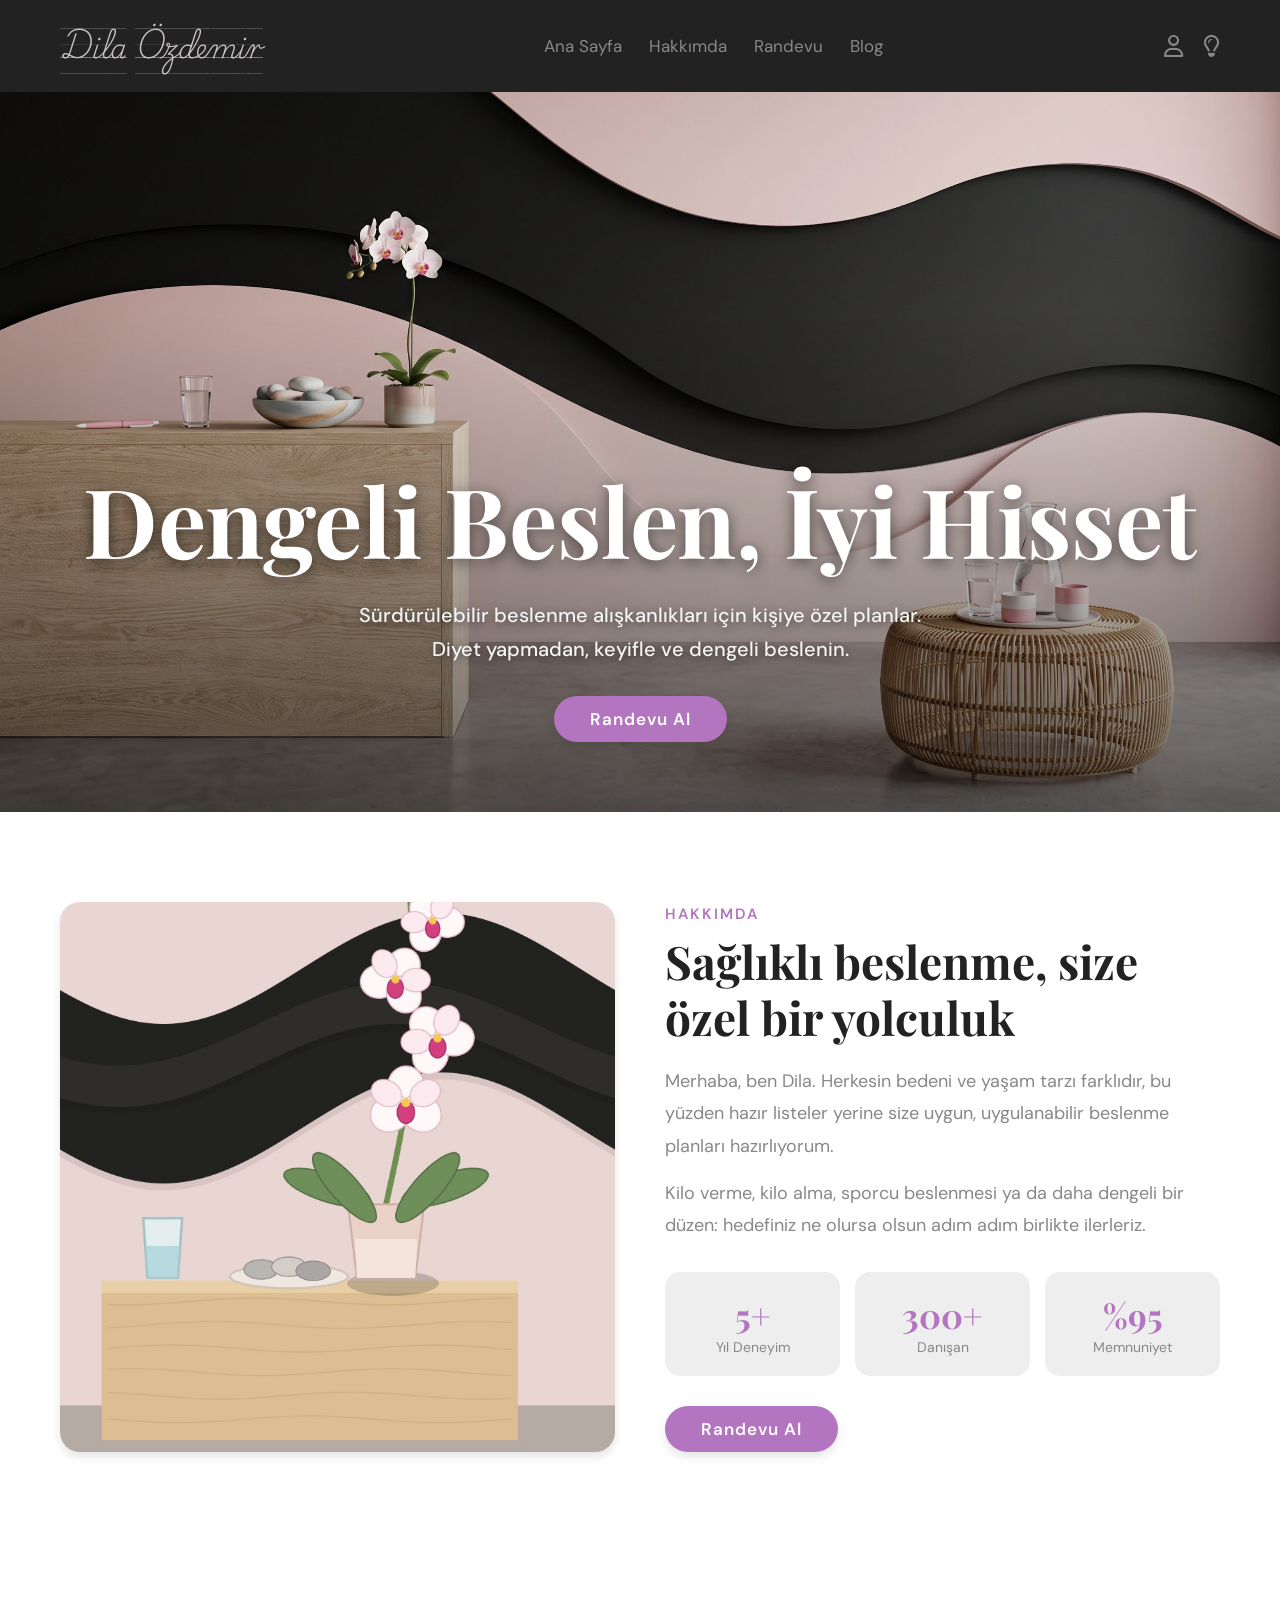
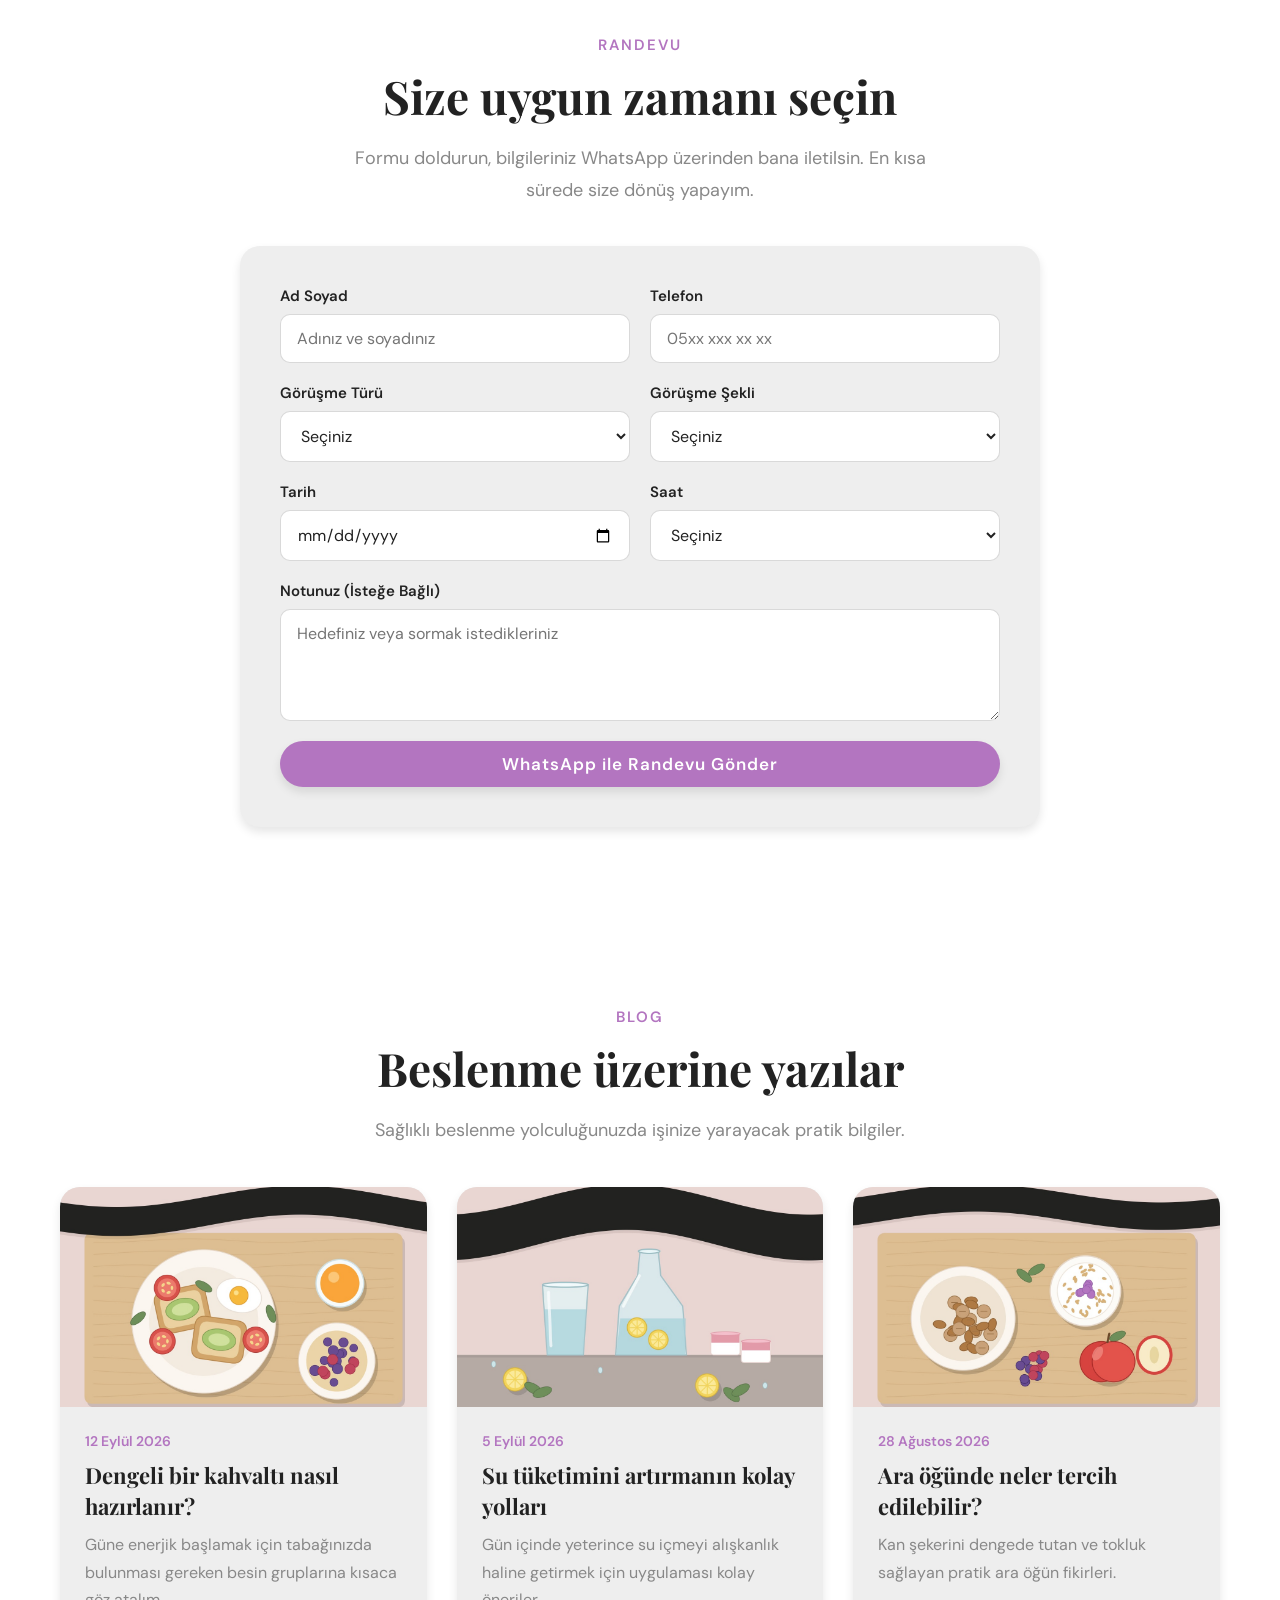
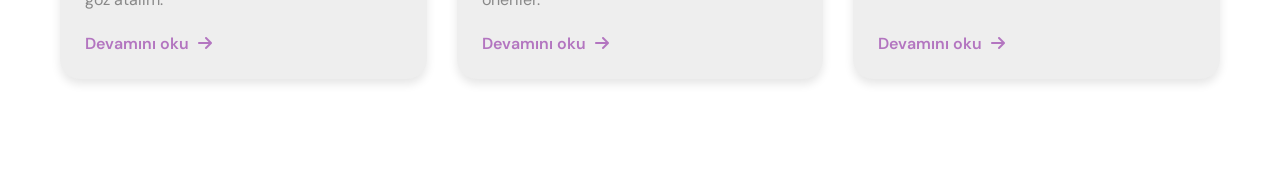
<file: index.html>
<!doctype html>
<html lang="tr">
  <head>
    <meta charset="UTF-8" />
    <meta name="viewport" content="width=device-width, initial-scale=1.0" />
    <title>Dyt. Dila Özdemir | Beslenme ve Diyet Danışmanlığı</title>
    <meta name="description" content="Kişiye özel, sürdürülebilir beslenme planları. WhatsApp üzerinden kolayca randevu alın." />

    <!-- font awesome cdn link -->
    <link rel="stylesheet" href="https://cdnjs.cloudflare.com/ajax/libs/font-awesome/6.5.2/css/all.min.css" />

    <!-- custom css file link -->
    <link rel="stylesheet" href="style.css" />
  </head>

  <body>
    <!-- header section starts  -->
    <header class="header">
      <section class="flex">
        <a href="#home" class="logo">Dila Özdemir</a>

        <nav class="navbar">
          <a href="#home">Ana Sayfa</a>
          <a href="#about">Hakkımda</a>
          <a href="#booking">Randevu</a>
          <a href="#blogs">Blog</a>
        </nav>

        <div class="icons">
          <a href="#booking" class="far fa-user" aria-label="Randevu al"></a>
          <input type="checkbox" id="themeToggler" />
          <label for="themeToggler" class="far fa-lightbulb" title="Temayı değiştir"></label>
          <input type="checkbox" id="menu-btn" />
          <label for="menu-btn" class="fas fa-bars-staggered" title="Menü"></label>
        </div>
      </section>
    </header>

    <!-- header section ends -->

    <!-- home section starts  -->

    <div class="home" id="home">
      <div class="content">
        <h3>Dengeli Beslen, İyi Hisset</h3>
        <p>
          Sürdürülebilir beslenme alışkanlıkları için kişiye özel planlar. Diyet
          yapmadan, keyifle ve dengeli beslenin.
        </p>
        <a href="#booking" class="btn">Randevu Al</a>
      </div>
    </div>
    <!-- home section ends -->

    <!-- about section starts -->

    <section class="about" id="about">
      <div class="about-image">
        <img src="img/about.jpg" alt="Diyetisyen Dila Özdemir'in danışmanlık ofisi" />
      </div>

      <div class="about-content">
        <span class="about-tag">Hakkımda</span>
        <h2>Sağlıklı beslenme, size özel bir yolculuk</h2>
        <p>
          Merhaba, ben Dila. Herkesin bedeni ve yaşam tarzı farklıdır, bu yüzden
          hazır listeler yerine size uygun, uygulanabilir beslenme planları
          hazırlıyorum.
        </p>
        <p>
          Kilo verme, kilo alma, sporcu beslenmesi ya da daha dengeli bir düzen:
          hedefiniz ne olursa olsun adım adım birlikte ilerleriz.
        </p>

        <div class="about-stats">
          <div class="stat">
            <h3>5+</h3>
            <span>Yıl Deneyim</span>
          </div>
          <div class="stat">
            <h3>300+</h3>
            <span>Danışan</span>
          </div>
          <div class="stat">
            <h3>%95</h3>
            <span>Memnuniyet</span>
          </div>
        </div>

        <a href="#booking" class="btn">Randevu Al</a>
      </div>
    </section>

    <!-- about section ends -->

    <!-- booking section starts -->

    <section class="booking" id="booking">
      <div class="booking-head">
        <span class="about-tag">Randevu</span>
        <h2>Size uygun zamanı seçin</h2>
        <p>
          Formu doldurun, bilgileriniz WhatsApp üzerinden bana iletilsin. En
          kısa sürede size dönüş yapayım.
        </p>
      </div>

      <form class="booking-form" id="bookingForm">
        <div class="form-group">
          <label for="name">Ad Soyad</label>
          <input
            type="text"
            id="name"
            placeholder="Adınız ve soyadınız"
            required
          />
        </div>

        <div class="form-group">
          <label for="phone">Telefon</label>
          <input type="tel" id="phone" placeholder="05xx xxx xx xx" required />
        </div>

        <div class="form-group">
          <label for="service">Görüşme Türü</label>
          <select id="service" required>
            <option value="" disabled selected>Seçiniz</option>
            <option>İlk görüşme</option>
            <option>Kilo verme programı</option>
            <option>Kilo alma programı</option>
            <option>Sporcu beslenmesi</option>
            <option>Kontrol görüşmesi</option>
          </select>
        </div>

        <div class="form-group">
          <label for="mode">Görüşme Şekli</label>
          <select id="mode" required>
            <option value="" disabled selected>Seçiniz</option>
            <option>Yüz yüze</option>
            <option>Online</option>
          </select>
        </div>

        <div class="form-group">
          <label for="date">Tarih</label>
          <input type="date" id="date" required />
        </div>

        <div class="form-group">
          <label for="time">Saat</label>
          <select id="time" required>
            <option value="" disabled selected>Seçiniz</option>
            <option>09:00</option>
            <option>10:00</option>
            <option>11:00</option>
            <option>13:00</option>
            <option>14:00</option>
            <option>15:00</option>
            <option>16:00</option>
            <option>17:00</option>
          </select>
        </div>

        <div class="form-group full">
          <label for="note">Notunuz (İsteğe Bağlı)</label>
          <textarea
            id="note"
            rows="4"
            placeholder="Hedefiniz veya sormak istedikleriniz"
          ></textarea>
        </div>

        <button type="submit" class="btn full">
          WhatsApp ile Randevu Gönder
        </button>
      </form>
    </section>

    <!-- booking section ends -->


    <!-- blogs section starts -->

<section class="blog" id="blogs">

    <div class="blog-head">
        <span class="about-tag">Blog</span>
        <h2>Beslenme üzerine yazılar</h2>
        <p>Sağlıklı beslenme yolculuğunuzda işinize yarayacak pratik bilgiler.</p>
    </div>

    <div class="blog-grid">

        <article class="post">
            <div class="post-image">
                <img src="img/blog1.jpg" alt="Dengeli kahvaltı tabağı">
            </div>
            <div class="post-body">
                <span class="post-date">12 Eylül 2026</span>
                <h3>Dengeli bir kahvaltı nasıl hazırlanır?</h3>
                <p>Güne enerjik başlamak için tabağınızda bulunması gereken besin gruplarına kısaca göz atalım.</p>
                <a href="#" class="post-link">Devamını oku <i class="fas fa-arrow-right"></i></a>
            </div>
        </article>

        <article class="post">
            <div class="post-image">
                <img src="img/blog2.jpg" alt="Su içen kadın">
            </div>
            <div class="post-body">
                <span class="post-date">5 Eylül 2026</span>
                <h3>Su tüketimini artırmanın kolay yolları</h3>
                <p>Gün içinde yeterince su içmeyi alışkanlık haline getirmek için uygulaması kolay öneriler.</p>
                <a href="#" class="post-link">Devamını oku <i class="fas fa-arrow-right"></i></a>
            </div>
        </article>

        <article class="post">
            <div class="post-image">
                <img src="img/blog3.jpg" alt="Sağlıklı atıştırmalıklar">
            </div>
            <div class="post-body">
                <span class="post-date">28 Ağustos 2026</span>
                <h3>Ara öğünde neler tercih edilebilir?</h3>
                <p>Kan şekerini dengede tutan ve tokluk sağlayan pratik ara öğün fikirleri.</p>
                <a href="#" class="post-link">Devamını oku <i class="fas fa-arrow-right"></i></a>
            </div>
        </article>

    </div>

</section>

<!-- blogs section ends -->



    <script>
    const form = document.getElementById('bookingForm');
    const dateInput = document.getElementById('date');

    // Geçmiş tarihler seçilemesin
    dateInput.min = new Date().toLocaleDateString('en-CA');

    form.addEventListener('submit', function (e) {
        e.preventDefault();

        // BURAYA KENDİ NUMARANIZI YAZIN: başında 0 ve + olmadan, 90 ile başlayarak
        const phoneNumber = '905XXXXXXXXX';

        const name    = document.getElementById('name').value;
        const phone   = document.getElementById('phone').value;
        const service = document.getElementById('service').value;
        const mode    = document.getElementById('mode').value;
        const time    = document.getElementById('time').value;
        const note    = document.getElementById('note').value;

        const d = dateInput.value.split('-');
        const date = d[2] + '.' + d[1] + '.' + d[0];

        const message =
            'Merhaba, randevu almak istiyorum.\n\n' +
            'Ad Soyad: ' + name + '\n' +
            'Telefon: ' + phone + '\n' +
            'Görüşme türü: ' + service + '\n' +
            'Görüşme şekli: ' + mode + '\n' +
            'Tarih: ' + date + '\n' +
            'Saat: ' + time +
            (note ? '\nNot: ' + note : '');

        window.open('https://wa.me/' + phoneNumber + '?text=' + encodeURIComponent(message), '_blank');
    });
</script>



  </body>
</html>
</file>
<file: style.css>
/* google fonts cdn link */
@import url('https://fonts.googleapis.com/css2?family=DM+Sans:opsz,wght@9..40,300..700&family=Playfair+Display:wght@400..700&family=Playwrite+CU+Guides&display=swap');






:root{
    --main-color: rgb(179, 117, 192);
    --black:#222;
    --white:#fff;
    --light-color:#888;
    --light-bg:#eee;
    --box-shadow:0 .5rem 1rem rgba(0,0,0,.1);
    --border:.1rem solid rgba(0,0,0,.2);

}

*{
    font-family: "DM Sans", sans-serif;
    box-sizing: border-box;
    margin:0; 
    padding:0; outline:none; 
    border:none; 
    text-decoration:none; 
    transition:all .2s linear;
}


html{
    font-size:62.5%;
    overflow-x:hidden;
    scroll-behavior:smooth;
    scroll-padding-top:9rem;
}

::-webkit-scrollbar{
    width:1rem;
}

::-webkit-scrollbar-track{
    background: var(--light-bg);
}

::-webkit-scrollbar-thumb{
    background: var(--main-color);

}

body{
    background:var(--white);
    
}

body:has(#themeToggler:checked){
    --black:#fff;
    --white:#111;
    --light-bg:#222;
    --box-shadow:0 .5rem 1rem #000;
    --border:.1rem solid rgba(255,255,255,.2);
}

section{
    padding:3rem 2rem;
    max-width:1200px;
    margin:0 auto;
}

.header{
    position: sticky;
    top:0; left:0; right:0;
    z-index:1000;
    background-color: #222;
}

.header .flex{
    padding:2.5rem 2rem;
    display:flex;
    align-items:center;
    justify-content:space-between;
}

.header .flex .logo{
    font-family: "Playwrite CU Guides", cursive;
    font-size: 2.6rem;
    font-weight: 400;
    color: #c9c3c3;
    text-transform: none;
    line-height: 1.6;
}



.header .flex .navbar a{
    font-size: 1.7rem;
    color:var(--light-color);
    margin: 0 1rem;
    padding: .5rem 0.2rem;
    border-radius: .5rem;
}

.header .flex .navbar a:hover{
    color:#fff;
}

.header .flex input[type="checkbox"]{
    display: none;
}

.header .flex .icons{
    display: flex;
    align-items: center;
    gap: 2rem;
}

.header .flex .icons a,
.header .flex .icons label{
    font-size: 2.2rem;
    color: var(--light-color);
    cursor: pointer;
}

.header .flex .icons a:hover,
.header .flex .icons label:hover{
    color: var(--main-color);
}

.header .flex .icons label[for= menu-btn]{
    display: none;
}



.about{
    display: flex;
    align-items: center;
    gap: 5rem;
    padding: 9rem 2rem;
}

.about-image{
    flex: 1 1 40rem;
}

.about-image img{
    width: 100%;
    height: 55rem;
    object-fit: cover;
    border-radius: 2rem;
    box-shadow: var(--box-shadow);
}

.about-content{
    flex: 1 1 40rem;
}

.about-tag{
    display: inline-block;
    font-size: 1.5rem;
    font-weight: 600;
    letter-spacing: .2rem;
    text-transform: uppercase;
    color: var(--main-color);
    margin-bottom: 1rem;
}

.about-content h2{
    font-family: "Playfair Display", serif;
    font-size: clamp(3rem, 4vw, 4.6rem);
    line-height: 1.2;
    color: var(--black);
    margin-bottom: 2rem;
    text-transform: none;
}

.about-content p{
    font-size: 1.8rem;
    line-height: 1.8;
    color: var(--light-color);
    margin-bottom: 1.5rem;
    text-transform: none;
}

.about-stats{
    display: flex;
    gap: 1.5rem;
    margin: 3rem 0;
}

.stat{
    flex: 1;
    padding: 2rem 1rem;
    text-align: center;
    background: var(--light-bg);
    border-radius: 1.5rem;
}

.stat h3{
    font-family: "Playfair Display", serif;
    font-size: 3.4rem;
    color: var(--main-color);
}

.stat span{
    font-size: 1.4rem;
    color: var(--light-color);
}

/* booking section */

.booking{
    padding: 9rem 2rem;
}

.booking-head{
    text-align: center;
    max-width: 60rem;
    margin: 0 auto 4rem;
}

.booking-head h2{
    font-family: "Playfair Display", serif;
    font-size: clamp(3rem, 4vw, 4.6rem);
    color: var(--black);
    margin-bottom: 1.5rem;
    text-transform: none;
}

.booking-head p{
    font-size: 1.8rem;
    line-height: 1.8;
    color: var(--light-color);
    text-transform: none;
}

.booking-form{
    max-width: 80rem;
    margin: 0 auto;
    padding: 4rem;
    display: grid;
    grid-template-columns: 1fr 1fr;
    gap: 2rem;
    background: var(--light-bg);
    border-radius: 2rem;
    box-shadow: var(--box-shadow);
}

.form-group{
    display: flex;
    flex-direction: column;
    gap: .8rem;
}

.form-group.full,
.booking-form .btn.full{
    grid-column: 1 / -1;
}

.form-group label{
    font-size: 1.5rem;
    font-weight: 600;
    color: var(--black);
}

.booking-form input,
.booking-form select,
.booking-form textarea{
    width: 100%;
    padding: 1.3rem 1.6rem;
    font-size: 1.6rem;
    color: var(--black);
    background: var(--white);
    border: .1rem solid rgba(0,0,0,.15);
    border-radius: 1rem;
    text-transform: none;
}

.booking-form textarea{
    resize: vertical;
}

.booking-form input:focus,
.booking-form select:focus,
.booking-form textarea:focus{
    border-color: var(--main-color);
    box-shadow: 0 0 0 .3rem rgba(179,117,192,.25);
}

.booking-form .btn{
    text-align: center;
    border: none;
}




/* blog section */

.blog{
    padding: 9rem 2rem;
}

.blog-head{
    text-align: center;
    max-width: 60rem;
    margin: 0 auto 4rem;
}

.blog-head h2{
    font-family: "Playfair Display", serif;
    font-size: clamp(3rem, 4vw, 4.6rem);
    color: var(--black);
    margin-bottom: 1.5rem;
    text-transform: none;
}

.blog-head p{
    font-size: 1.8rem;
    line-height: 1.8;
    color: var(--light-color);
    text-transform: none;
}

.blog-grid{
    display: grid;
    grid-template-columns: repeat(auto-fit, minmax(28rem, 1fr));
    gap: 3rem;
}





.post{
    display: flex;
    flex-direction: column;
    overflow: hidden;
    background: var(--light-bg);
    border-radius: 2rem;
    box-shadow: var(--box-shadow);
}

.post:hover{
    transform: translateY(-.6rem);
}

.post-image{
    height: 22rem;
    overflow: hidden;
    background: #ddd;
}

.post-image img{
    width: 100%;
    height: 100%;
    object-fit: cover;
}

.post:hover .post-image img{
    transform: scale(1.06);
}

.post-body{
    display: flex;
    flex-direction: column;
    flex: 1;
    padding: 2.5rem;
}

.post-date{
    font-size: 1.4rem;
    color: var(--main-color);
    font-weight: 600;
    text-transform: none;
}

.post-body h3{
    font-family: "Playfair Display", serif;
    font-size: 2.2rem;
    line-height: 1.4;
    color: var(--black);
    margin: 1rem 0;
    text-transform: none;
}

.post-body p{
    font-size: 1.6rem;
    line-height: 1.7;
    color: var(--light-color);
    margin-bottom: 2rem;
    text-transform: none;
}

.post-link{
    margin-top: auto;
    font-size: 1.6rem;
    font-weight: 600;
    color: var(--main-color);
    text-transform: none;
}

.post-link i{
    margin-left: .5rem;
}

.post-link:hover i{
    margin-left: 1rem;
}

















/*media queries*/



@media (max-width:991px){

    html{
        font-size:55%;
    }
    
}

@media (max-width:768px){

    .header .flex .icons label[for= menu-btn]{
    display: inline-block;
    }

    .header .flex .navbar{
        position: absolute;
        top:100%; left:0; right:0;
        background-color: #222;
        padding:2rem 3rem;
        border-top: .1rem solid rgba(255,255,255,.15);
        clip-path: polygon(0 0, 100% 0, 100% 0, 0 0);
        
    }

    .header .flex .navbar a{
        display:block; 
        margin:1rem 0;
        font-size:2.5rem;
    }

    body:has(#menu-btn:checked) .header .flex .navbar{
        clip-path: polygon(0 0, 100% 0, 100% 100%, 0 100%);
    }

        .about{
        flex-direction: column;
        gap: 3rem;
        padding: 6rem 2rem;
    }

    .about-image img{
        height: 40rem;
    }

        .booking-form{
        grid-template-columns: 1fr;
        padding: 2.5rem;
    }
}

@media (max-width:450px){

    html{
        font-size:50%;
    }
}


.home{
    background:
        linear-gradient(180deg, rgba(0,0,0,0) 30%, rgba(0,0,0,.55)),
        url("img/bg.jpg");
    background-size: cover;
    background-position: center;
    background-repeat: no-repeat;
    min-height: 80vh;
    position: relative;
}

.home .content{
    position: absolute;
    bottom: 0; right: 0; left: 0;
    z-index: 1;
    overflow: hidden;
    text-align: center;
    padding: 0 2rem 7rem;
}

.home .content img{
    height: 20rem;
    filter: drop-shadow(0 .5rem 1rem var(--light-color));
    transform-origin: top;
    animation: float 4s linear infinite;
}

@keyframes float{
    0%{
        transform: translateY(0);
    }
    50%{
        transform: translateY(-1rem);
    }
    100%{
        transform: translateY(0);
    }
}
.home .content h3{
    font-family: "Playfair Display", serif;
    font-size:clamp(3.5rem, 7.5vw, 11rem);
    color:#fff;
    text-shadow: 0 .3rem 1.5rem rgba(0,0,0,.55);
}

.home .content p{
    font-size: 2rem;
    font-weight: 500;
    line-height: 1.7;
    color: #f5f5f5;
    text-shadow: 0 .2rem .8rem rgba(0,0,0,.5);
    max-width: 60rem;
    margin: 1.5rem auto 3rem;
    text-transform: none;
}

.btn{
    display: inline-block;
    padding: 1.2rem 3.6rem;
    font-size: 1.7rem;
    font-weight: 600;
    letter-spacing: .1rem;
    color: #fff;
    background: var(--main-color);
    border-radius: 5rem;
    cursor: pointer;
    box-shadow: var(--box-shadow);
}

.btn:hover{
    background: #222;
    transform: translateY(-.3rem);
}
</file>
